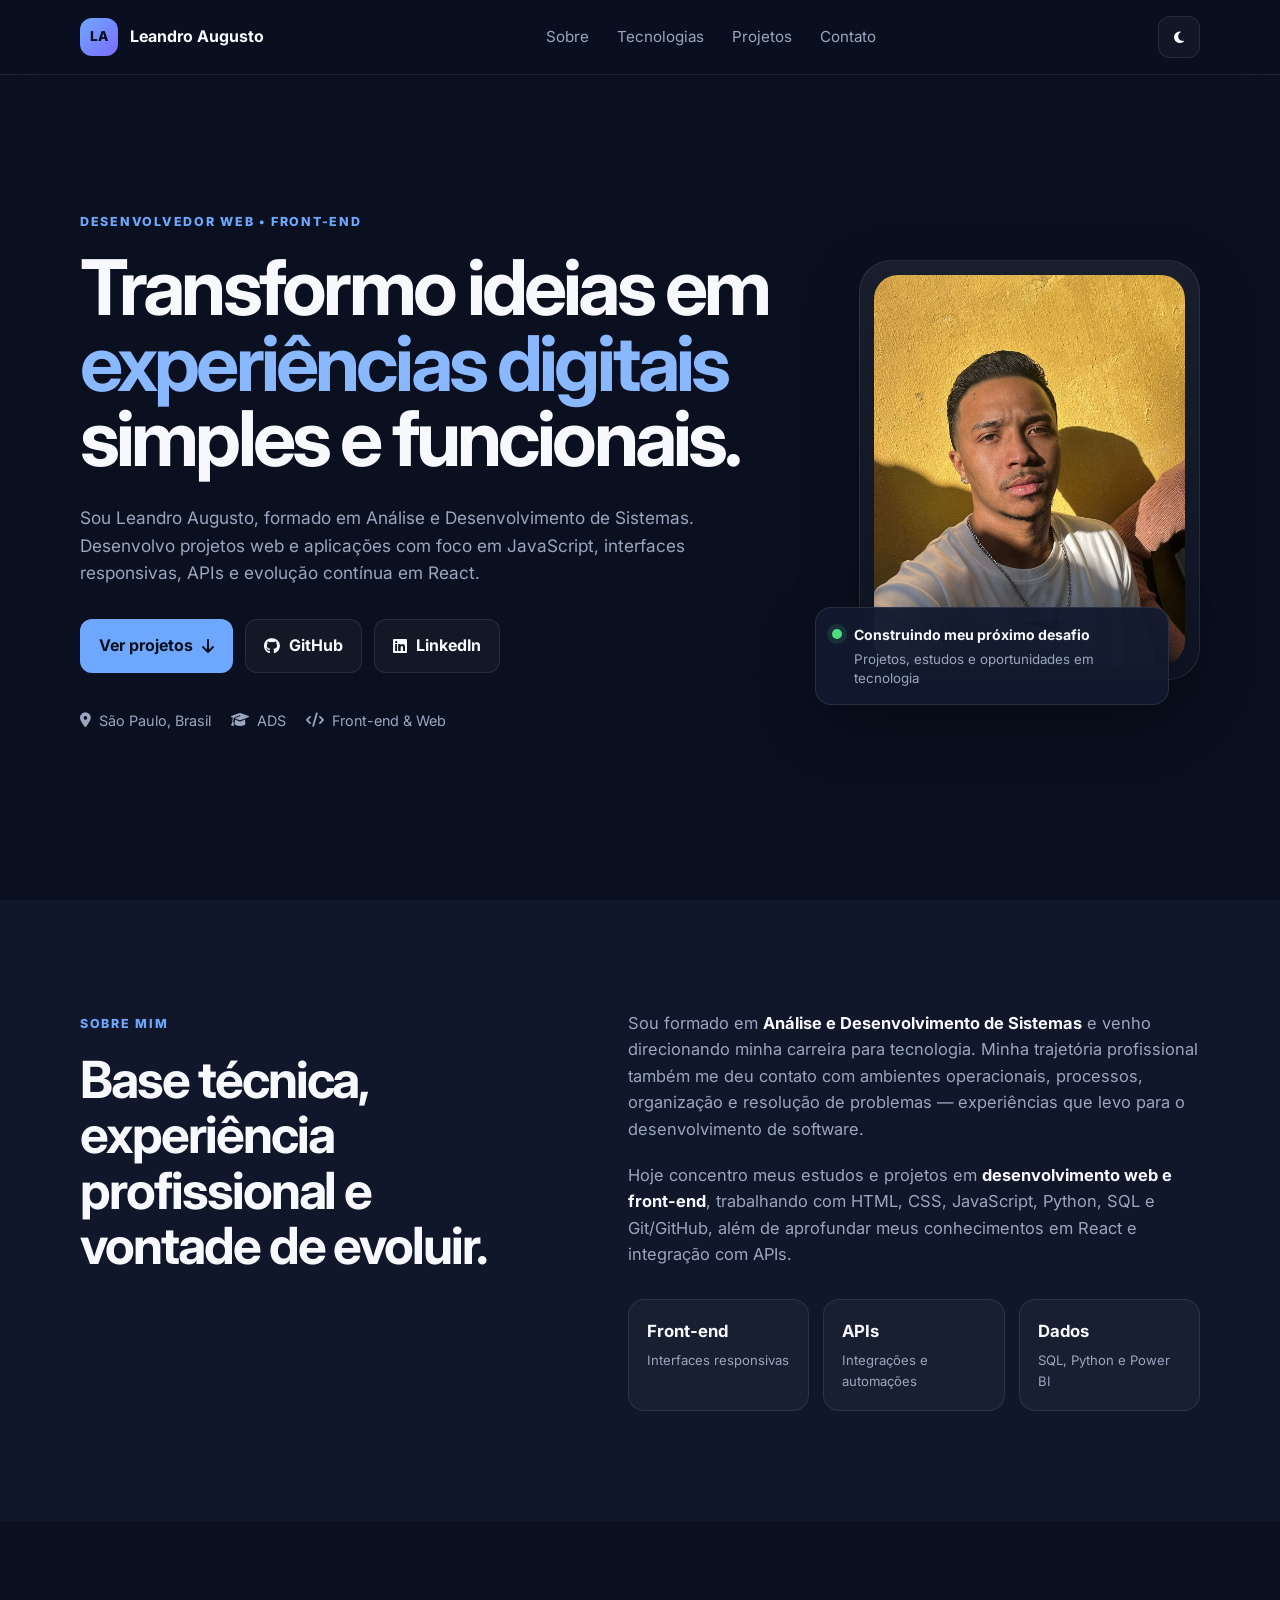
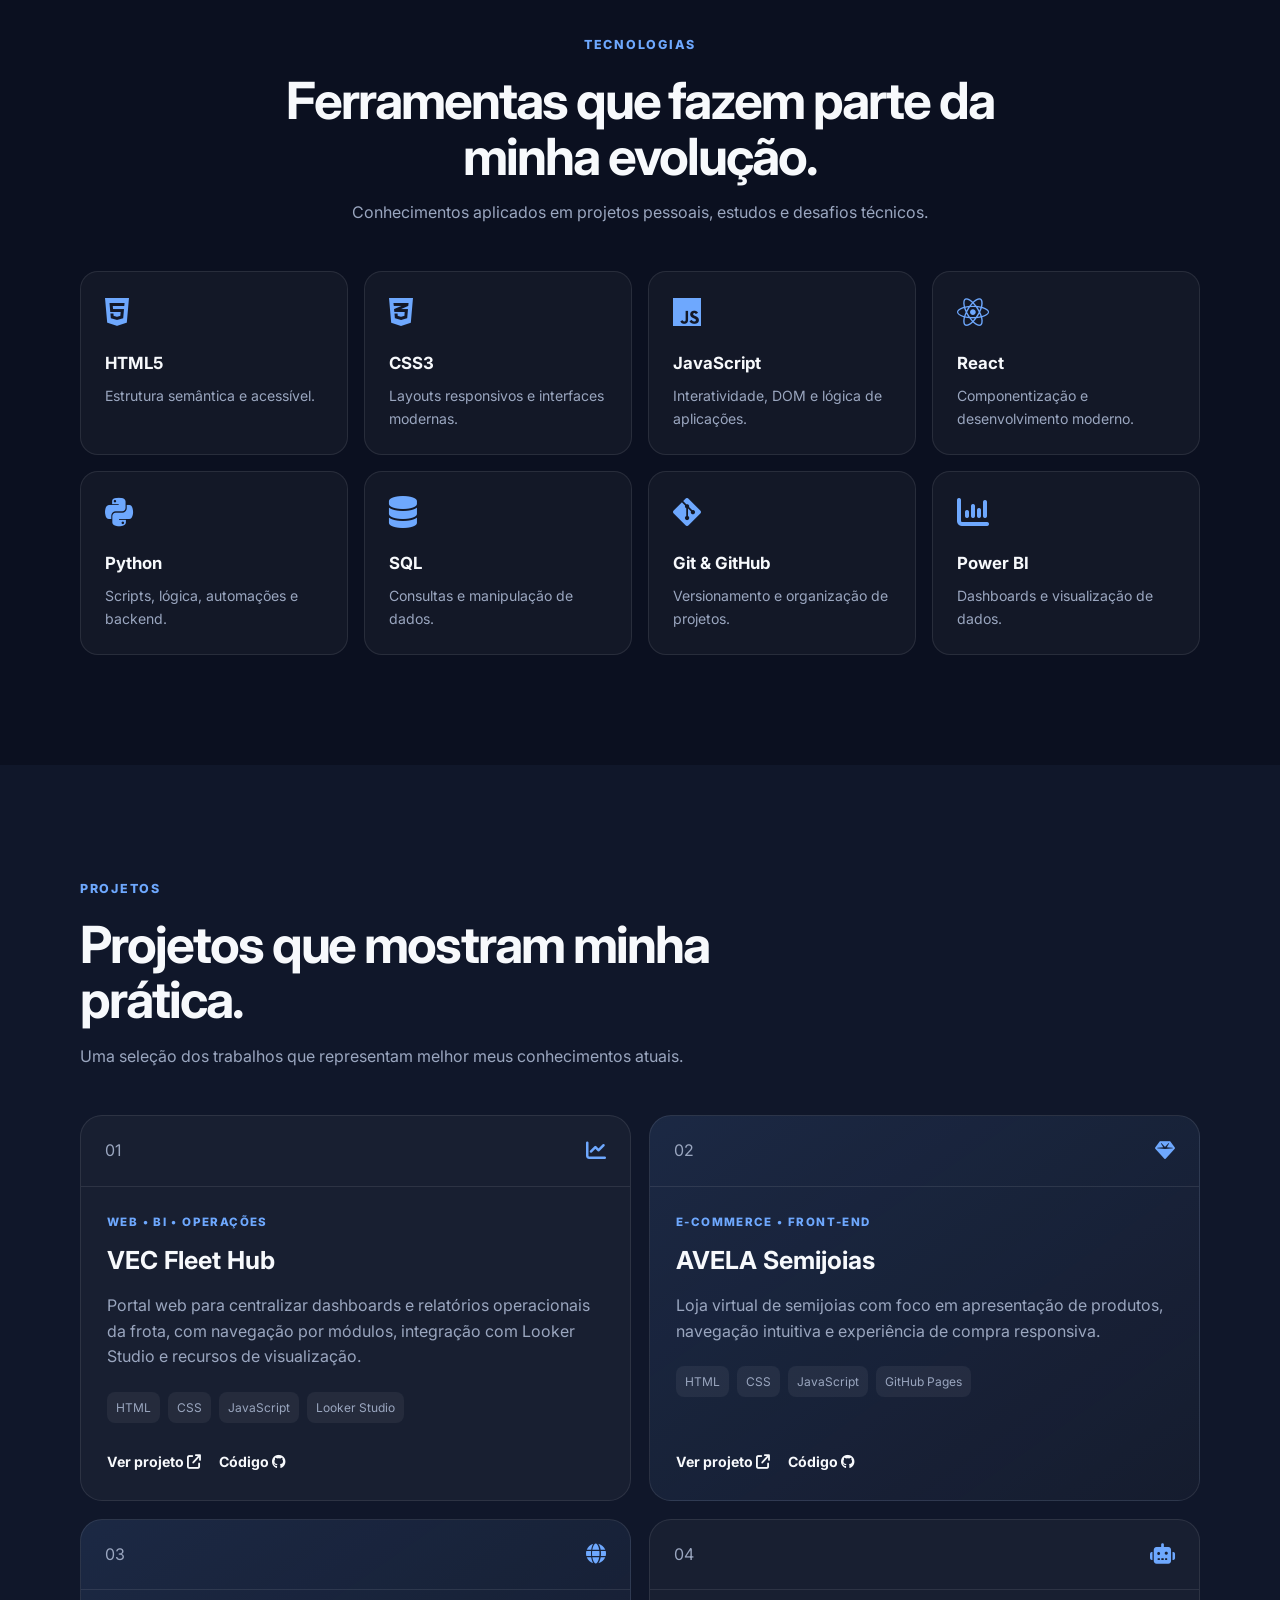
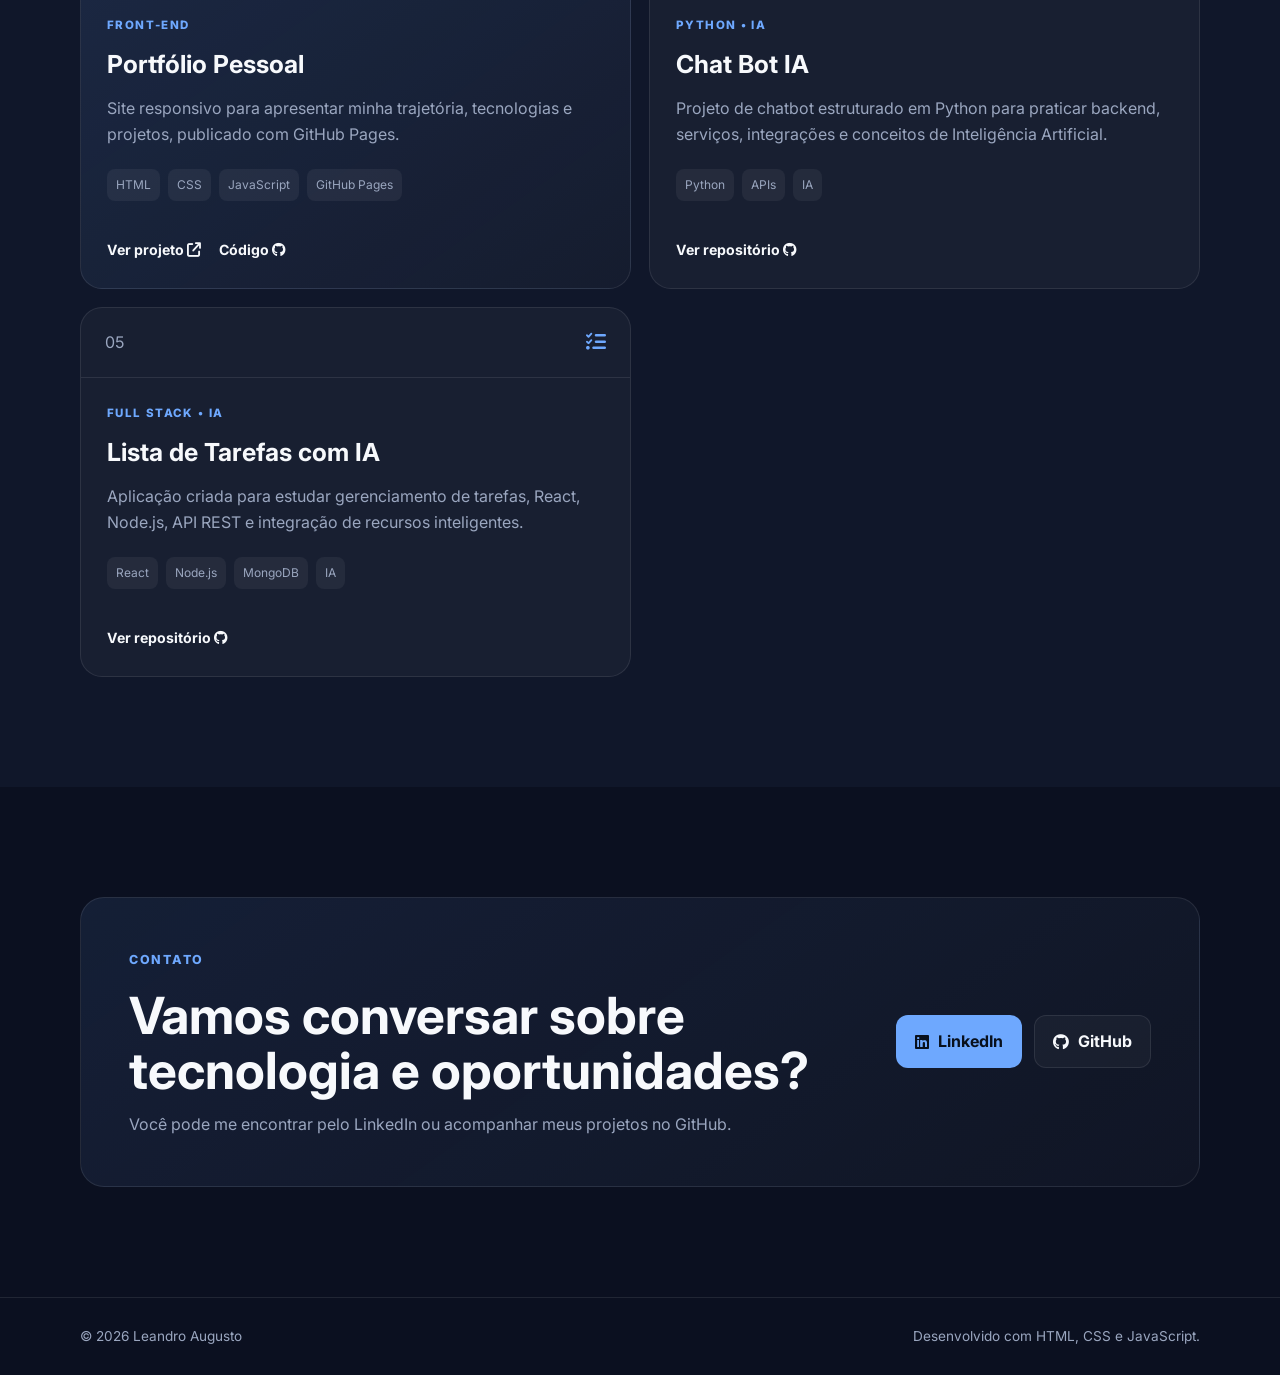
<file: index.html>
<!DOCTYPE html>
<html lang="pt-BR">
<head>
    <meta charset="UTF-8">
    <meta name="viewport" content="width=device-width, initial-scale=1.0">
    <meta name="description" content="Portfólio de Leandro Augusto, desenvolvedor web com foco em Front-end, JavaScript, React, Python e SQL.">
    <title>Leandro Augusto | Desenvolvedor Front-end</title>
    <link rel="preconnect" href="https://fonts.googleapis.com">
    <link rel="preconnect" href="https://fonts.gstatic.com" crossorigin>
    <link href="https://fonts.googleapis.com/css2?family=Inter:wght@400;500;600;700;800&display=swap" rel="stylesheet">
    <link rel="stylesheet" href="https://cdnjs.cloudflare.com/ajax/libs/font-awesome/6.5.2/css/all.min.css">
    <link rel="stylesheet" href="css/style.css">
</head>
<body>
    <header class="site-header">
        <div class="container nav-container">
            <a class="brand" href="#inicio" aria-label="Ir para o início">
                <span class="brand-mark">LA</span>
                <span>Leandro Augusto</span>
            </a>
            <nav aria-label="Navegação principal">
                <ul class="nav-links">
                    <li><a href="#sobre">Sobre</a></li>
                    <li><a href="#skills">Tecnologias</a></li>
                    <li><a href="#projetos">Projetos</a></li>
                    <li><a href="#contato">Contato</a></li>
                </ul>
            </nav>
            <button id="theme-toggle" class="icon-button" aria-label="Alternar tema"><i class="fa-solid fa-moon"></i></button>
        </div>
    </header>
    <main>
        <section id="inicio" class="hero section">
            <div class="container hero-grid">
                <div class="hero-copy reveal">
                    <span class="eyebrow">DESENVOLVEDOR WEB • FRONT-END</span>
                    <h1>Transformo ideias em <span>experiências digitais</span> simples e funcionais.</h1>
                    <p class="hero-description">Sou Leandro Augusto, formado em Análise e Desenvolvimento de Sistemas. Desenvolvo projetos web e aplicações com foco em JavaScript, interfaces responsivas, APIs e evolução contínua em React.</p>
                    <div class="hero-actions">
                        <a class="btn btn-primary" href="#projetos">Ver projetos <i class="fa-solid fa-arrow-down"></i></a>
                        <a class="btn btn-secondary" href="https://github.com/Lehguto12" target="_blank" rel="noopener noreferrer"><i class="fa-brands fa-github"></i> GitHub</a>
                        <a class="btn btn-secondary" href="https://www.linkedin.com/in/leandro-augusto-lml1027" target="_blank" rel="noopener noreferrer"><i class="fa-brands fa-linkedin"></i> LinkedIn</a>
                    </div>
                    <div class="hero-meta">
                        <span><i class="fa-solid fa-location-dot"></i> São Paulo, Brasil</span>
                        <span><i class="fa-solid fa-graduation-cap"></i> ADS</span>
                        <span><i class="fa-solid fa-code"></i> Front-end & Web</span>
                    </div>
                </div>
                <div class="hero-visual reveal">
                    <div class="profile-shell">
                        <img src="images/Perfil 2.jpg" alt="Foto de Leandro Augusto" class="profile-photo">
                        <div class="status-card">
                            <span class="status-dot"></span>
                            <div><strong>Construindo meu próximo desafio</strong><small>Projetos, estudos e oportunidades em tecnologia</small></div>
                        </div>
                    </div>
                </div>
            </div>
        </section>
        <section id="sobre" class="section section-soft">
            <div class="container about-grid">
                <div class="section-heading reveal">
                    <span class="eyebrow">SOBRE MIM</span>
                    <h2>Base técnica, experiência profissional e vontade de evoluir.</h2>
                </div>
                <div class="about-copy reveal">
                    <p>Sou formado em <strong>Análise e Desenvolvimento de Sistemas</strong> e venho direcionando minha carreira para tecnologia. Minha trajetória profissional também me deu contato com ambientes operacionais, processos, organização e resolução de problemas — experiências que levo para o desenvolvimento de software.</p>
                    <p>Hoje concentro meus estudos e projetos em <strong>desenvolvimento web e front-end</strong>, trabalhando com HTML, CSS, JavaScript, Python, SQL e Git/GitHub, além de aprofundar meus conhecimentos em React e integração com APIs.</p>
                    <div class="about-highlights">
                        <div><strong>Front-end</strong><span>Interfaces responsivas</span></div>
                        <div><strong>APIs</strong><span>Integrações e automações</span></div>
                        <div><strong>Dados</strong><span>SQL, Python e Power BI</span></div>
                    </div>
                </div>
            </div>
        </section>
        <section id="skills" class="section">
            <div class="container">
                <div class="section-heading centered reveal">
                    <span class="eyebrow">TECNOLOGIAS</span>
                    <h2>Ferramentas que fazem parte da minha evolução.</h2>
                    <p>Conhecimentos aplicados em projetos pessoais, estudos e desafios técnicos.</p>
                </div>
                <div class="skills-grid">
                    <article class="skill-card reveal"><i class="fa-brands fa-html5"></i><h3>HTML5</h3><p>Estrutura semântica e acessível.</p></article>
                    <article class="skill-card reveal"><i class="fa-brands fa-css3-alt"></i><h3>CSS3</h3><p>Layouts responsivos e interfaces modernas.</p></article>
                    <article class="skill-card reveal"><i class="fa-brands fa-js"></i><h3>JavaScript</h3><p>Interatividade, DOM e lógica de aplicações.</p></article>
                    <article class="skill-card reveal"><i class="fa-brands fa-react"></i><h3>React</h3><p>Componentização e desenvolvimento moderno.</p></article>
                    <article class="skill-card reveal"><i class="fa-brands fa-python"></i><h3>Python</h3><p>Scripts, lógica, automações e backend.</p></article>
                    <article class="skill-card reveal"><i class="fa-solid fa-database"></i><h3>SQL</h3><p>Consultas e manipulação de dados.</p></article>
                    <article class="skill-card reveal"><i class="fa-brands fa-git-alt"></i><h3>Git & GitHub</h3><p>Versionamento e organização de projetos.</p></article>
                    <article class="skill-card reveal"><i class="fa-solid fa-chart-column"></i><h3>Power BI</h3><p>Dashboards e visualização de dados.</p></article>
                </div>
            </div>
        </section>
        <section id="projetos" class="section section-soft">
            <div class="container">
                <div class="section-heading reveal">
                    <span class="eyebrow">PROJETOS</span>
                    <h2>Projetos que mostram minha prática.</h2>
                    <p>Uma seleção dos trabalhos que representam melhor meus conhecimentos atuais.</p>
                </div>
                <div class="projects-grid">
                    <article class="project-card reveal">
                        <div class="project-topline"><span>01</span><i class="fa-solid fa-chart-line"></i></div>
                        <div class="project-body">
                            <span class="project-type">WEB • BI • OPERAÇÕES</span>
                            <h3>VEC Fleet Hub</h3>
                            <p>Portal web para centralizar dashboards e relatórios operacionais da frota, com navegação por módulos, integração com Looker Studio e recursos de visualização.</p>
                            <div class="tags"><span>HTML</span><span>CSS</span><span>JavaScript</span><span>Looker Studio</span></div>
                            <div class="project-links">
                                <a href="https://lehguto12.github.io/portal-vec-fleet/" target="_blank" rel="noopener noreferrer">Ver projeto <i class="fa-solid fa-arrow-up-right-from-square"></i></a>
                                <a href="https://github.com/Lehguto12/portal-vec-fleet" target="_blank" rel="noopener noreferrer">Código <i class="fa-brands fa-github"></i></a>
                            </div>
                        </div>
                    </article>
                    <article class="project-card featured reveal">
                        <div class="project-topline"><span>02</span><i class="fa-solid fa-gem"></i></div>
                        <div class="project-body">
                            <span class="project-type">E-COMMERCE • FRONT-END</span>
                            <h3>AVELA Semijoias</h3>
                            <p>Loja virtual de semijoias com foco em apresentação de produtos, navegação intuitiva e experiência de compra responsiva.</p>
                            <div class="tags"><span>HTML</span><span>CSS</span><span>JavaScript</span><span>GitHub Pages</span></div>
                            <div class="project-links">
                                <a href="https://lehguto12.github.io/AVELA-SEMIJOIAS/" target="_blank" rel="noopener noreferrer">Ver projeto <i class="fa-solid fa-arrow-up-right-from-square"></i></a>
                                <a href="https://github.com/Lehguto12/AVELA-SEMIJOIAS" target="_blank" rel="noopener noreferrer">Código <i class="fa-brands fa-github"></i></a>
                            </div>
                        </div>
                    </article>
                    <article class="project-card featured reveal">
                        <div class="project-topline"><span>03</span><i class="fa-solid fa-globe"></i></div>
                        <div class="project-body">
                            <span class="project-type">FRONT-END</span>
                            <h3>Portfólio Pessoal</h3>
                            <p>Site responsivo para apresentar minha trajetória, tecnologias e projetos, publicado com GitHub Pages.</p>
                            <div class="tags"><span>HTML</span><span>CSS</span><span>JavaScript</span><span>GitHub Pages</span></div>
                            <div class="project-links">
                                <a href="https://lehguto12.github.io/" target="_blank" rel="noopener noreferrer">Ver projeto <i class="fa-solid fa-arrow-up-right-from-square"></i></a>
                                <a href="https://github.com/Lehguto12/lehguto12.github.io" target="_blank" rel="noopener noreferrer">Código <i class="fa-brands fa-github"></i></a>
                            </div>
                        </div>
                    </article>
                    <article class="project-card reveal">
                        <div class="project-topline"><span>04</span><i class="fa-solid fa-robot"></i></div>
                        <div class="project-body">
                            <span class="project-type">PYTHON • IA</span>
                            <h3>Chat Bot IA</h3>
                            <p>Projeto de chatbot estruturado em Python para praticar backend, serviços, integrações e conceitos de Inteligência Artificial.</p>
                            <div class="tags"><span>Python</span><span>APIs</span><span>IA</span></div>
                            <div class="project-links"><a href="https://github.com/Lehguto12/Chat-Bot-IA" target="_blank" rel="noopener noreferrer">Ver repositório <i class="fa-brands fa-github"></i></a></div>
                        </div>
                    </article>
                    <article class="project-card reveal">
                        <div class="project-topline"><span>05</span><i class="fa-solid fa-list-check"></i></div>
                        <div class="project-body">
                            <span class="project-type">FULL STACK • IA</span>
                            <h3>Lista de Tarefas com IA</h3>
                            <p>Aplicação criada para estudar gerenciamento de tarefas, React, Node.js, API REST e integração de recursos inteligentes.</p>
                            <div class="tags"><span>React</span><span>Node.js</span><span>MongoDB</span><span>IA</span></div>
                            <div class="project-links"><a href="https://github.com/Lehguto12/Lista-de-tarefas-IA" target="_blank" rel="noopener noreferrer">Ver repositório <i class="fa-brands fa-github"></i></a></div>
                        </div>
                    </article>
                </div>
            </div>
        </section>
        <section id="contato" class="section contact-section">
            <div class="container contact-card reveal">
                <div>
                    <span class="eyebrow">CONTATO</span>
                    <h2>Vamos conversar sobre tecnologia e oportunidades?</h2>
                    <p>Você pode me encontrar pelo LinkedIn ou acompanhar meus projetos no GitHub.</p>
                </div>
                <div class="contact-actions">
                    <a class="btn btn-primary" href="https://www.linkedin.com/in/leandro-augusto-lml1027" target="_blank" rel="noopener noreferrer"><i class="fa-brands fa-linkedin"></i> LinkedIn</a>
                    <a class="btn btn-secondary dark-border" href="https://github.com/Lehguto12" target="_blank" rel="noopener noreferrer"><i class="fa-brands fa-github"></i> GitHub</a>
                </div>
            </div>
        </section>
    </main>
    <footer>
        <div class="container footer-content">
            <span>© 2026 Leandro Augusto</span>
            <span>Desenvolvido com HTML, CSS e JavaScript.</span>
        </div>
    </footer>
    <script src="js/theme.js"></script>
    <script src="js/script.js"></script>
</body>
</html>
</file>
<file: css/style.css>
:root {
    --bg: #0b1020;
    --surface: #121a2f;
    --surface-soft: #10172a;
    --text: #f7f9fc;
    --muted: #9aa6bf;
    --line: rgba(255,255,255,.09);
    --accent: #6ea8fe;
    --accent-strong: #8ab8ff;
    --card: rgba(255,255,255,.035);
    --shadow: 0 20px 60px rgba(0,0,0,.28);
}

* { box-sizing: border-box; margin: 0; padding: 0; }
html { scroll-behavior: smooth; }
body {
    font-family: 'Inter', sans-serif;
    background: var(--bg);
    color: var(--text);
    line-height: 1.6;
    transition: background .3s ease, color .3s ease;
}
a { color: inherit; }
img { max-width: 100%; display: block; }
.container { width: min(1120px, calc(100% - 40px)); margin: 0 auto; }
.section { padding: 110px 0; }
.section-soft { background: var(--surface-soft); }

.site-header {
    position: fixed;
    inset: 0 0 auto 0;
    z-index: 1000;
    background: rgba(11,16,32,.72);
    backdrop-filter: blur(18px);
    border-bottom: 1px solid var(--line);
}
.nav-container { height: 74px; display: flex; align-items: center; justify-content: space-between; gap: 24px; }
.brand { display: inline-flex; align-items: center; gap: 12px; text-decoration: none; font-weight: 700; }
.brand-mark {
    display: grid; place-items: center; width: 38px; height: 38px;
    border-radius: 12px; background: linear-gradient(135deg, var(--accent), #7c6cff);
    color: #08101d; font-size: .85rem; font-weight: 800;
}
.nav-links { list-style: none; display: flex; gap: 28px; }
.nav-links a { text-decoration: none; color: var(--muted); font-size: .95rem; transition: color .2s ease; }
.nav-links a:hover { color: var(--text); }
.icon-button {
    width: 42px; height: 42px; border-radius: 12px; border: 1px solid var(--line);
    background: var(--card); color: var(--text); cursor: pointer;
}

.hero { min-height: 100vh; display: flex; align-items: center; padding-top: 150px; }
.hero-grid { display: grid; grid-template-columns: 1.35fr .65fr; align-items: center; gap: 70px; }
.eyebrow { display: inline-block; margin-bottom: 18px; color: var(--accent); font-size: .78rem; font-weight: 800; letter-spacing: .14em; }
.hero h1 { font-size: clamp(3rem, 6vw, 5.6rem); line-height: .98; letter-spacing: -.05em; max-width: 850px; }
.hero h1 span { color: var(--accent-strong); }
.hero-description { max-width: 720px; margin-top: 28px; color: var(--muted); font-size: 1.08rem; }
.hero-actions { display: flex; flex-wrap: wrap; gap: 12px; margin-top: 32px; }
.btn {
    display: inline-flex; align-items: center; justify-content: center; gap: 9px;
    padding: 13px 18px; border-radius: 12px; text-decoration: none; font-weight: 700;
    border: 1px solid transparent; transition: transform .2s ease, border-color .2s ease, background .2s ease;
}
.btn:hover { transform: translateY(-2px); }
.btn-primary { background: var(--accent); color: #08101d; }
.btn-secondary { background: var(--card); border-color: var(--line); color: var(--text); }
.hero-meta { display: flex; flex-wrap: wrap; gap: 20px; margin-top: 36px; color: var(--muted); font-size: .9rem; }
.hero-meta span { display: inline-flex; gap: 8px; align-items: center; }

.profile-shell {
    position: relative; max-width: 360px; margin-left: auto; padding: 14px;
    border: 1px solid var(--line); border-radius: 32px; background: linear-gradient(180deg, rgba(255,255,255,.06), rgba(255,255,255,.02));
    box-shadow: var(--shadow);
}
.profile-photo { width: 100%; aspect-ratio: 4/5; object-fit: cover; object-position: 50% 20%; border-radius: 24px; }
.status-card {
    position: absolute; left: -45px; right: 30px; bottom: -26px;
    display: flex; align-items: flex-start; gap: 12px; padding: 16px;
    border: 1px solid var(--line); border-radius: 16px; background: rgba(18,26,47,.95); box-shadow: var(--shadow);
}
.status-card strong { display: block; font-size: .88rem; }
.status-card small { display: block; color: var(--muted); margin-top: 4px; line-height: 1.4; }
.status-dot { width: 10px; height: 10px; flex: 0 0 10px; border-radius: 50%; background: #4ade80; margin-top: 5px; box-shadow: 0 0 0 5px rgba(74,222,128,.12); }

.section-heading { max-width: 760px; margin-bottom: 46px; }
.section-heading.centered { text-align: center; margin-inline: auto; }
.section-heading h2 { font-size: clamp(2rem, 4vw, 3.5rem); line-height: 1.08; letter-spacing: -.04em; }
.section-heading p { margin-top: 16px; color: var(--muted); }
.about-grid { display: grid; grid-template-columns: .9fr 1.1fr; gap: 80px; }
.about-copy p { color: var(--muted); font-size: 1.03rem; margin-bottom: 20px; }
.about-copy strong { color: var(--text); }
.about-highlights { display: grid; grid-template-columns: repeat(3,1fr); gap: 14px; margin-top: 32px; }
.about-highlights div { padding: 18px; border: 1px solid var(--line); border-radius: 16px; background: var(--card); }
.about-highlights strong { display: block; font-size: 1.05rem; }
.about-highlights span { display: block; color: var(--muted); font-size: .82rem; margin-top: 5px; }

.skills-grid { display: grid; grid-template-columns: repeat(4,1fr); gap: 16px; }
.skill-card { padding: 24px; border: 1px solid var(--line); border-radius: 18px; background: var(--card); transition: transform .2s ease, border-color .2s ease; }
.skill-card:hover { transform: translateY(-5px); border-color: rgba(110,168,254,.45); }
.skill-card i { font-size: 2rem; color: var(--accent); margin-bottom: 22px; }
.skill-card h3 { font-size: 1.05rem; }
.skill-card p { color: var(--muted); font-size: .88rem; margin-top: 8px; }

.projects-grid { display: grid; grid-template-columns: repeat(2,1fr); gap: 18px; }
.project-card { border: 1px solid var(--line); border-radius: 22px; background: var(--card); overflow: hidden; min-height: 370px; display: flex; flex-direction: column; }
.project-card.featured { background: linear-gradient(145deg, rgba(110,168,254,.12), rgba(255,255,255,.025)); }
.project-topline { display: flex; justify-content: space-between; align-items: center; padding: 22px 24px; border-bottom: 1px solid var(--line); color: var(--muted); }
.project-topline i { color: var(--accent); font-size: 1.25rem; }
.project-body { padding: 26px; display: flex; flex-direction: column; flex: 1; }
.project-type { color: var(--accent); font-size: .72rem; font-weight: 800; letter-spacing: .12em; }
.project-card h3 { font-size: 1.55rem; margin-top: 10px; }
.project-card p { color: var(--muted); margin-top: 12px; }
.tags { display: flex; flex-wrap: wrap; gap: 8px; margin-top: 22px; }
.tags span { padding: 6px 9px; border-radius: 8px; background: rgba(255,255,255,.055); color: var(--muted); font-size: .75rem; }
.project-links { display: flex; gap: 18px; flex-wrap: wrap; margin-top: auto; padding-top: 28px; }
.project-links a { text-decoration: none; font-size: .88rem; font-weight: 700; }
.project-links a:hover { color: var(--accent); }

.contact-card { display: flex; align-items: center; justify-content: space-between; gap: 40px; padding: 48px; border: 1px solid var(--line); border-radius: 24px; background: linear-gradient(145deg, rgba(110,168,254,.1), rgba(255,255,255,.025)); }
.contact-card h2 { font-size: clamp(2rem, 4vw, 3.2rem); line-height: 1.08; max-width: 720px; }
.contact-card p { color: var(--muted); margin-top: 14px; }
.contact-actions { display: flex; gap: 12px; flex-wrap: wrap; flex: 0 0 auto; }
.dark-border { border-color: var(--line); }
footer { border-top: 1px solid var(--line); padding: 28px 0; color: var(--muted); font-size: .85rem; }
.footer-content { display: flex; justify-content: space-between; gap: 20px; }

.reveal { opacity: 0; transform: translateY(22px); transition: opacity .6s ease, transform .6s ease; }
.reveal.visible { opacity: 1; transform: translateY(0); }

body.light {
    --bg: #f6f8fc;
    --surface: #ffffff;
    --surface-soft: #eef2f8;
    --text: #0f172a;
    --muted: #5b6474;
    --line: rgba(15,23,42,.1);
    --accent: #2563eb;
    --accent-strong: #1d4ed8;
    --card: rgba(255,255,255,.72);
    --shadow: 0 20px 60px rgba(15,23,42,.12);
}
body.light .site-header { background: rgba(246,248,252,.82); }
body.light .status-card { background: rgba(255,255,255,.96); }

@media (max-width: 900px) {
    .nav-links { display: none; }
    .hero-grid, .about-grid { grid-template-columns: 1fr; }
    .hero-visual { order: -1; }
    .profile-shell { margin: 0; max-width: 300px; }
    .status-card { left: 18px; right: -28px; }
    .skills-grid { grid-template-columns: repeat(2,1fr); }
    .projects-grid { grid-template-columns: 1fr; }
    .contact-card { flex-direction: column; align-items: flex-start; }
}

@media (max-width: 600px) {
    .container { width: min(100% - 28px, 1120px); }
    .section { padding: 82px 0; }
    .hero { padding-top: 120px; }
    .hero h1 { font-size: 3rem; }
    .brand span:last-child { display: none; }
    .hero-actions .btn { width: 100%; }
    .hero-meta { flex-direction: column; gap: 10px; }
    .about-highlights, .skills-grid { grid-template-columns: 1fr; }
    .contact-card { padding: 30px 22px; }
    .contact-actions, .contact-actions .btn { width: 100%; }
    .footer-content { flex-direction: column; }
    .status-card { position: static; margin-top: 12px; }
}
</file>
